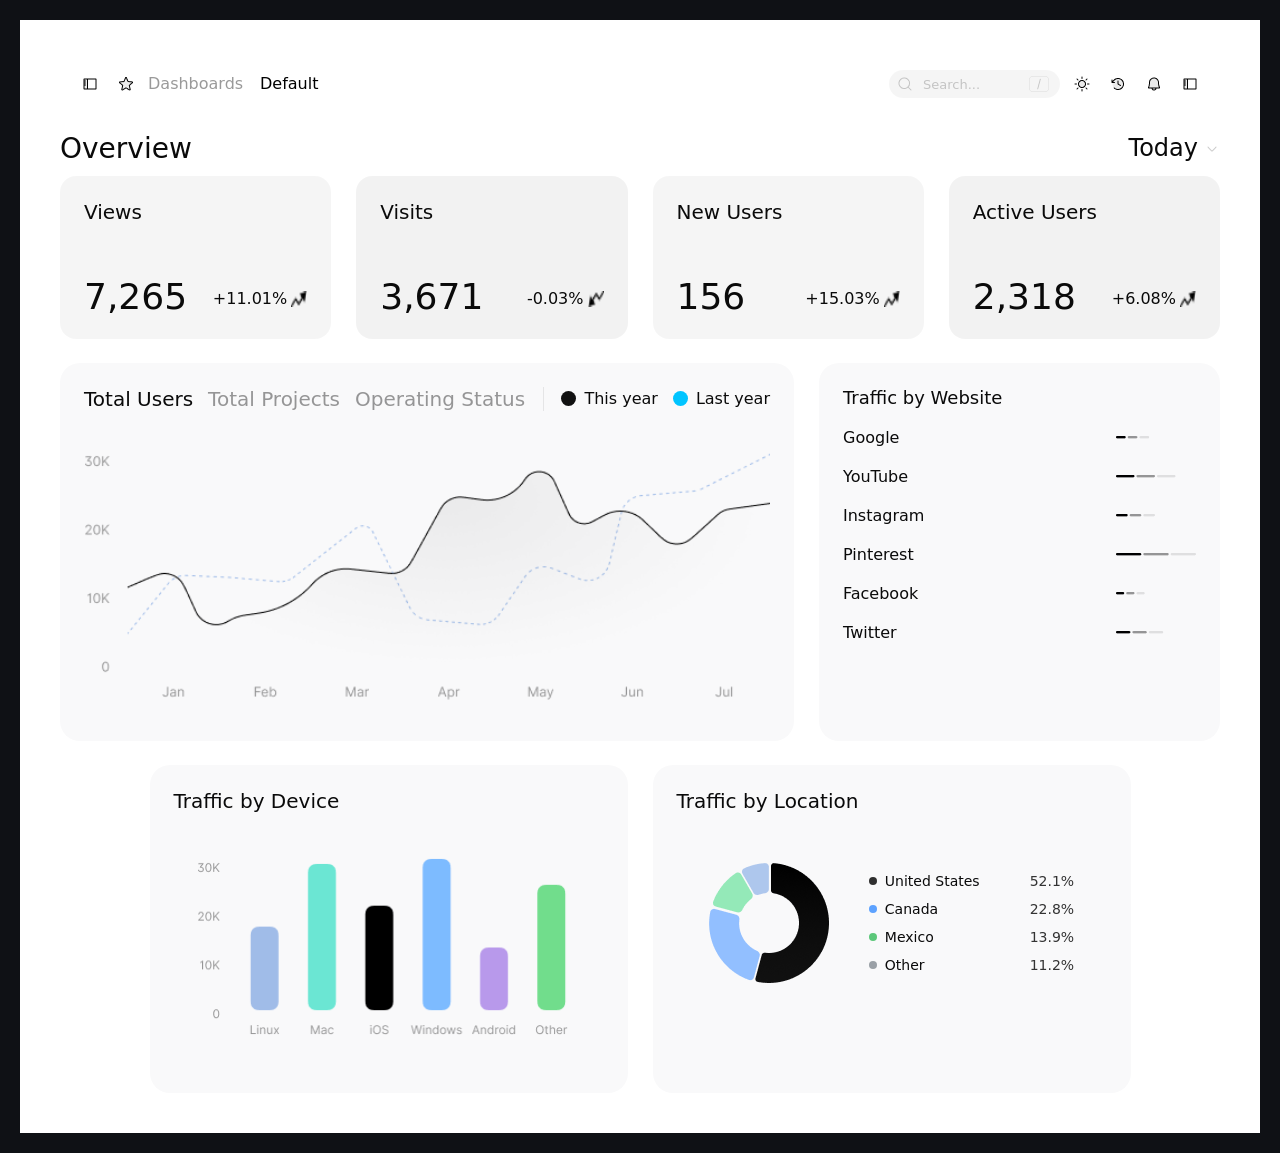
<file: index.html>
<!DOCTYPE html>
<html lang="en">
<head>
<meta charset="UTF-8" />
<meta name="viewport" content="width=device-width, initial-scale=1.0" />
<title>Columns Layout</title>
<link rel="icon" href="img/favico.png" type="image/png">

<!-- Base layout styles -->
<link rel="stylesheet" href="./css/base.css">
<link rel="stylesheet" href="./css/layout.css">
</head>
<body> 
    
    <div class="page">
        <div class="columns columns-wrapper">
            <div class="column column-left" data-column="left"></div>
            <div class="column column-middle" data-column="middle"></div>
            <div class="column column-right" data-column="right"></div>
        </div>
    </div>

    <script type="module" src="./js/main.js"></script>
</body>
</html>
</file>
<file: css/base.css>
/* base.css */

:root{
--gap: 0px;
--max-width: 1600px;
--bg: #0f1115;
/* --card: #171a21; */
--card: #ffffff;
--text: #e6e9ef;
--accent: #8be9fd;
--font-sans: system-ui, -apple-system, BlinkMacSystemFont, "Segoe UI", sans-serif;
--color-text-strong: rgba(0, 0, 0, 0.96);
--color-text-muted: rgba(0, 0, 0, 0.6);
--fs-xl: 24px;  /* main section title / username */
--fs-lg: 20px;  /* primary items */
--fs-md: 16px;  /* secondary items */
}

h1, h2, h3, h4, h5, h6,
p, li {
  margin: 0;
  font-weight: 400; /* or whatever you use */
  font-family: var(--font-sans);
}

body{
margin:0;
background:var(--bg);
color:var(--text);
font-family: system-ui, -apple-system, Segoe UI, Roboto, sans-serif; 
/* overflow-x: hidden; */
}
</file>
<file: css/layout.css>
/* layout.css */

.columns-wrapper {
  display: flex;
  justify-content: center;  /* center everything horizontally */
  align-items: stretch;     /* equal heights */ 
  max-width: 1600px;        /* optional page max width */
  margin: 0 auto;           /* center wrapper horizontally */
  padding: 20px;          /* optional side padding */
}

.column {
  background: var(--card);
  color: var(--color-text-strong); 
  padding: 20px;
  box-sizing: border-box;
}

/* fixed width side columns */
.column-left,
.column-right {
  width: 280px;
  flex-shrink: 0;
}

.column-left {    
  border-radius: 16px 0 0 16px;
}

.column-right { 
  display: flex;
}

/* middle column expands */
.column-middle {
  flex: 1;
  min-width: 0;
}

.middle-nav__burger {
  display: none;
}

/* optional responsive: hide sides below 1100px */
/* hide right first */
@media (max-width:1550px){ 
  .column-left {
    border-radius: 0px 0 0 0px;
  }
  .statistic-graph__main-graph { 
    min-width: 500px;
  }

    .column-left,
  .column-right{
    position: fixed;
    top: 0;
    bottom: 0;

    width: 260px;
    background: #fff;

    transition: transform 0.25s ease;
    z-index: 900;
  }
  
      .column-left{
    left: 0;
    transform: translateX(-100%);
  }

  .column-right{
    right: 0;
    transform: translateX(100%);
  }

  /* visible states */

  .column-left--open{
    transform: translateX(0);
  }

  .column-right--open{
    transform: translateX(0);
  }
  .column-left,
  .column-right{
    overflow-y:auto;
  }
}

/* hide left */
@media (max-width:1250px){ 
    .statistic-graph {
    gap: 20px;
  }

  .statistic-graph__main-graph {
    flex: 1 1 100%;
  }

  .website-traffic {
    flex: 1 1 100%;
  }
}

@media (max-width: 950px){

  .traffic-histogram{
    flex-wrap: wrap;
  }

  .traffic-histogram__device,
  .traffic-histogram__location{
    flex: 1 1 100%;
  }
    .overview__results {
    flex-wrap: wrap;
  }

  .views-card {
    flex: 1 1 220px;
  }
}

@media (max-width: 850px) {
  .statistic-graph__graph img {
    width: 100%;
    height: 100%;
    min-height: 245px;
    object-fit: fill;   /* allows vertical stretching */
  }
}

@media (max-width: 700px) {
  .statistic-graph {
    margin-top: 16px;
    gap: 16px;
  }
  .statistic-graph__main-graph,
  .website-traffic {
    padding: 16px;
    height: auto;
  }
  .statistic-graph__tab {
    font-size: 16px;
  }
  .statistic-graph__legend-item {
    font-size: 14px;
  }
  
    .middle-nav {
    padding: 0 10px;
  }

  .middle-nav__burger {
    display: block;
  }

  .middle-nav__section,
  .middle-nav__label {
    display:none;
  }

  /* hide icons on the right except toggle */
  .middle-nav__right .middle-nav__icon:not(#rightToggle){
    display:none;
  }

  /* hide icons on the left except toggle and burger */
  .middle-nav__left .middle-nav__icon:not(#leftToggle):not(.middle-nav__burger){
    display:none;
  }

  .middle-nav__left,
  .middle-nav__right {
    width: auto;
  }

    .middle-nav{
    height:44px;
  }

  .middle-nav__icon{
    width:26px;
    height:26px;
  }
}

@media (max-width:600px){

  .traffic-histogram__location-inner{
    flex-direction:row;
    gap:20px;
  }

}
</file>
